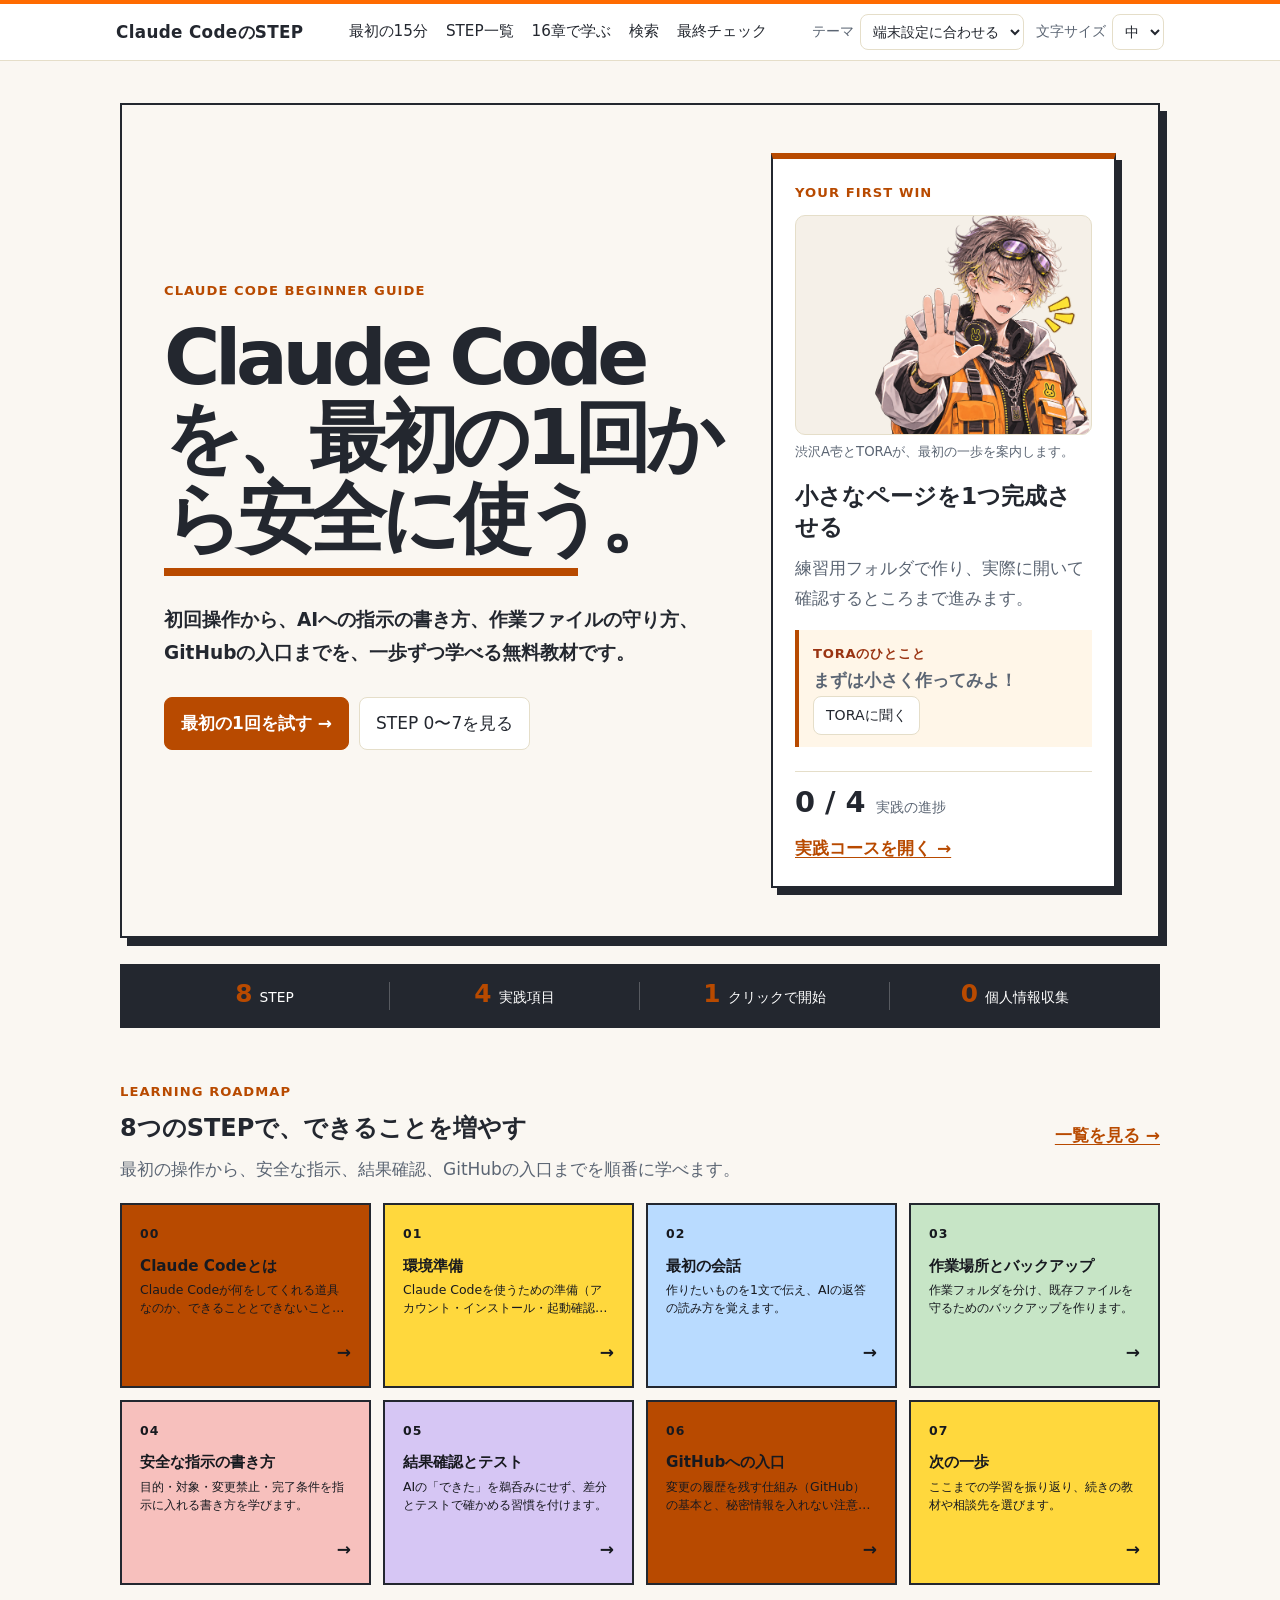
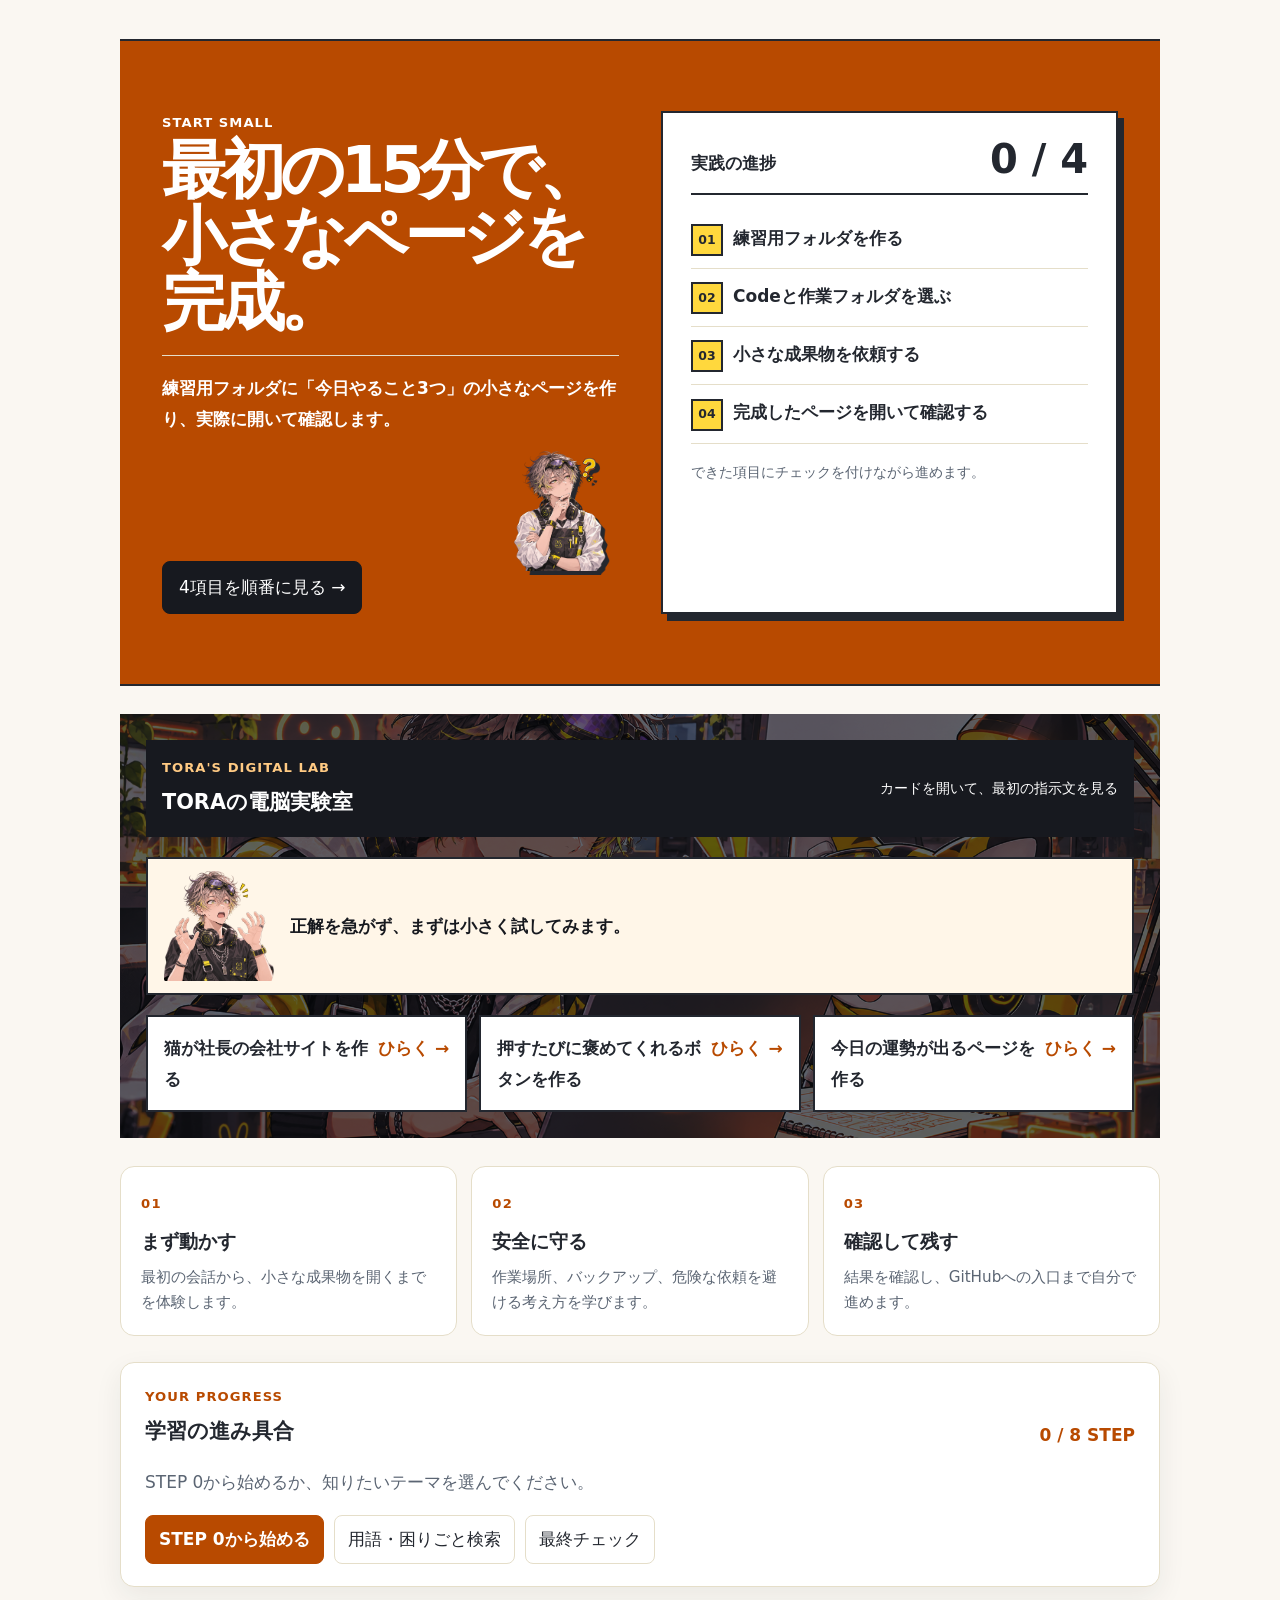
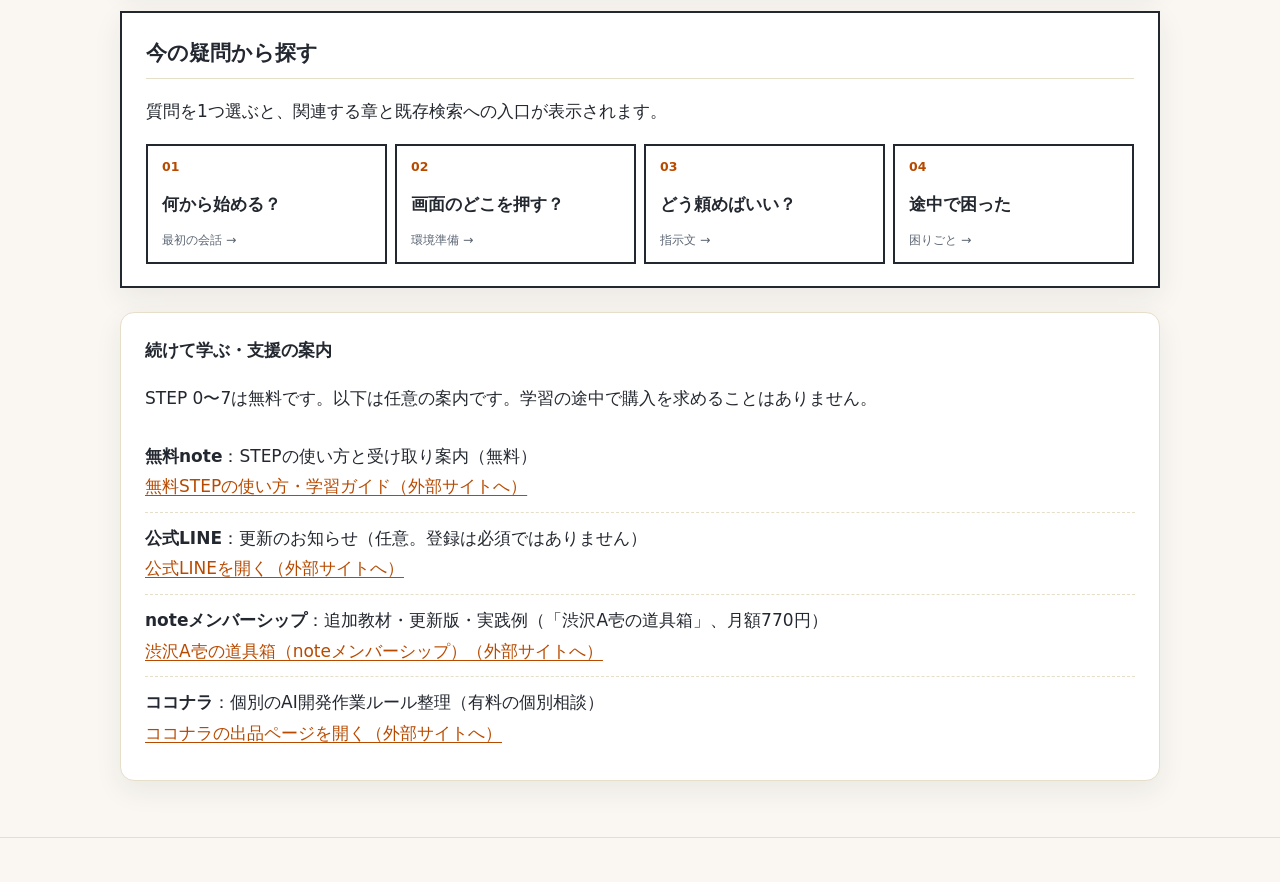
<file: index.html>
<!doctype html>
<html lang="ja">
<head>
  <meta charset="utf-8">
  <meta name="viewport" content="width=device-width, initial-scale=1">
  <title>Claude CodeのSTEP</title>
  <meta name="description" content="Claude Codeの初回操作から、AIへの指示の書き方、作業ファイルの守り方、GitHubの入口までを学べる無料教材です。">
  <link rel="icon" href="data:image/svg+xml,%3Csvg xmlns='http://www.w3.org/2000/svg' viewBox='0 0 16 16'%3E%3Crect width='16' height='16' rx='3' fill='%23c2410c'/%3E%3C/svg%3E">
  <link rel="stylesheet" href="assets/style.css">
  <script>
    /* テーマ：保存済みの選択を描画前に適用する（auto＝端末設定に合わせる。保存不可でも動く） */
    (function () {
      var key = "claude-code-step:theme:v1";
      var fontKey = "claude-code-step:font-size:v1";
      var mode = "auto";
      var fontSize = "medium";
      try { var s = window.localStorage.getItem(key); if (s === "light" || s === "dark") mode = s; } catch (e) {}
      try { var f = window.localStorage.getItem(fontKey); if (f === "small" || f === "large") fontSize = f; } catch (e) {}
      if (mode !== "auto") document.documentElement.setAttribute("data-theme", mode);
      document.documentElement.setAttribute("data-font-size", fontSize);
      document.addEventListener("DOMContentLoaded", function () {
        var sel = document.getElementById("theme-select");
        var fontSel = document.getElementById("font-size-select");
        if (sel) {
          sel.value = mode;
          sel.addEventListener("change", function () {
          var v = sel.value;
          if (v === "light" || v === "dark") {
            document.documentElement.setAttribute("data-theme", v);
          } else {
            document.documentElement.removeAttribute("data-theme");
          }
          try { window.localStorage.setItem(key, v); } catch (e) {}
          });
        }
        if (fontSel) {
          fontSel.value = fontSize;
          fontSel.addEventListener("change", function () {
            var v = fontSel.value === "small" || fontSel.value === "large" ? fontSel.value : "medium";
            document.documentElement.setAttribute("data-font-size", v);
            try { window.localStorage.setItem(fontKey, v); } catch (e) {}
          });
        }
      });
    })();
  </script>
</head>
<body>
  <a class="skip" href="#app" data-skip="main">本文へ移動</a>
  <header class="site-header">
    <div class="wrap header-inner">
      <a class="brand" href="#/" data-nav="home">Claude CodeのSTEP</a>
      <nav class="main-nav" aria-label="主要メニュー">
        <a href="#/start" data-nav="start">最初の15分</a>
        <a href="#/steps" data-nav="steps">STEP一覧</a>
        <a href="#/chapters" data-nav="chapters">16章で学ぶ</a>
        <a href="#/search" data-nav="search">検索</a>
        <a href="#/final" data-nav="final">最終チェック</a>
      </nav>
      <div class="display-controls" aria-label="表示設定">
        <label class="theme-switch">テーマ
          <select id="theme-select">
            <option value="auto">端末設定に合わせる</option>
            <option value="light">ライト</option>
            <option value="dark">ダーク</option>
          </select>
        </label>
        <label class="theme-switch">文字サイズ
          <select id="font-size-select">
            <option value="small">小</option>
            <option value="medium">中</option>
            <option value="large">大</option>
          </select>
        </label>
      </div>
    </div>
  </header>

  <div class="wrap">
    <p id="store-notice" class="store-notice" hidden>この環境では進捗を保存できません。教材の閲覧と操作はそのまま行えます。</p>
    <p id="status" class="sr-status" role="status" aria-live="polite"></p>
    <main id="app" tabindex="-1">
      <p class="loading">読み込み中…</p>
    </main>
  </div>

  <footer class="site-footer">
    <div class="wrap">
    </div>
  </footer>

  <script src="assets/app.js" defer></script>
</body>
</html>
</file>
<file: assets/style.css>
/* Claude CodeのSTEP｜スタイル（PC・スマホ対応、派手な演出なし）
 * デザイン方針（2026-11-09 最終調整）
 *  - でじたるあそびの基調（温かいクリーム背景・チャコール文字・グレージュの罫線）を土台にする
 *  - アクセントはでじたるあそびのオレンジを、文字と白地で4.5:1以上になるよう濃くした色（#B84A00）で使う
 *  - 渋沢A壱のライムグリーンは装飾（ヘッダーの細い帯）だけに使い、文字や操作部には使わない
 *  - 注意・補足の箱は地色を淡くし、左の罫線を細くして主張を抑える
 *  - 色は :root のトークンだけで定義し、部品のCSSはトークンを参照する
 */

:root {
  /* 色トークン（ライト） */
  --bg: #faf7f2;          /* でじたるあそびのクリーム背景 */
  --fg: #23272f;          /* 本文：チャコール（でじたるあそびの本文色） */
  --muted: #5b6573;       /* 補足文：本文より一段薄い */
  --line: #e5dec9;        /* 罫線：グレージュ */
  --card: #ffffff;        /* カード・面 */
  --accent: #b84a00;      /* 操作・リンク：オレンジを白地で読める濃さに調整 */
  --accent-fg: #ffffff;
  --done: #2e7d4f;        /* 完了の表示 */
  --note-bg: #f3ece1;     /* 注意・補足の地色（でじたるあそびのbg-subtle） */
  --note-line: #d9a441;   /* 注意・補足の左罫線（細く使う） */
  --focus: #d45400;       /* キーボードの焦点 */
  --brand: #ff6b00;       /* 装飾のみ（ヘッダーの帯） */
  --lime: #b8f500;        /* 装飾のみ（渋沢A壱の衣装色） */
  --radius: 8px;
  color-scheme: light;
}

@media (prefers-color-scheme: dark) {
  :root:not([data-theme="light"]) {
    --bg: #17181d;
    --fg: #edebe6;
    --muted: #a9afba;
    --line: #34343d;
    --card: #22232b;
    --accent: #ff9a4d;
    --accent-fg: #17181d;
    --done: #6fcf97;
    --note-bg: #2a2418;
    --note-line: #c98a2e;
    --focus: #ff9a4d;
    color-scheme: dark;
  }
}

:root[data-theme="dark"] {
  --bg: #17181d;
  --fg: #edebe6;
  --muted: #a9afba;
  --line: #34343d;
  --card: #22232b;
  --accent: #ff9a4d;
  --accent-fg: #17181d;
  --done: #6fcf97;
  --note-bg: #2a2418;
  --note-line: #c98a2e;
  --focus: #ff9a4d;
  color-scheme: dark;
}

* { box-sizing: border-box; }

html, body { margin: 0; padding: 0; }

body {
  background: var(--bg);
  color: var(--fg);
  font-family: "Yu Gothic UI", "Hiragino Sans", "Meiryo", system-ui, sans-serif;
  font-size: 17px;
  line-height: 1.8;
  overflow-wrap: anywhere;
}
html[data-font-size="small"] body { font-size: 16px; }
html[data-font-size="large"] body { font-size: 19px; }

.wrap {
  max-width: 760px;
  margin: 0 auto;
  padding: 0 16px;
}

a { color: var(--accent); text-underline-offset: 3px; }
a:focus-visible, button:focus-visible, input:focus-visible, summary:focus-visible {
  outline: 3px solid var(--focus);
  outline-offset: 2px;
}

.skip {
  position: absolute;
  left: -9999px;
}
.skip:focus { left: 16px; top: 8px; background: var(--card); color: var(--fg); padding: 6px 10px; z-index: 10; }

.sr-status {
  position: absolute;
  width: 1px; height: 1px; overflow: hidden;
  clip: rect(0 0 0 0);
  white-space: nowrap;
}

/* ヘッダー：上端の細い帯だけブランド色で示す */
.site-header {
  border-top: 4px solid var(--brand);
  border-bottom: 1px solid var(--line);
  background: var(--card);
  position: sticky;
  top: 0;
  z-index: 5;
}
.header-inner {
  display: flex;
  flex-wrap: wrap;
  gap: 8px 16px;
  align-items: center;
  justify-content: space-between;
  padding-top: 10px;
  padding-bottom: 10px;
}
.brand {
  font-weight: 800;
  text-decoration: none;
  color: var(--fg);
  font-size: 1.05rem;
  letter-spacing: 0.02em;
}
.main-nav {
  display: flex;
  flex-wrap: wrap;
  gap: 4px 14px;
  font-size: 0.95rem;
}
.main-nav a { text-decoration: none; padding: 4px 2px; color: var(--fg); }
.main-nav a[aria-current="page"] { font-weight: 800; border-bottom: 3px solid var(--brand); }

/* 表示切り替え（ヘッダー上部。ラベル付きの小さな選択欄） */
.theme-switch {
  display: inline-flex;
  align-items: center;
  gap: 6px;
  font-size: 0.9rem;
  color: var(--muted);
}
.theme-switch select {
  min-height: 36px;
  padding: 4px 8px;
  font: inherit;
  color: var(--fg);
  background: var(--card);
  border: 1px solid var(--line);
  border-radius: var(--radius);
}
.display-controls { display: flex; flex-wrap: wrap; gap: 8px 12px; align-items: center; }

main { padding: 20px 0 32px; }
main:focus { outline: none; }

/* 見出し：大きさの差で階層を示す（h1 > h2 > h3） */
h1 {
  font-size: 1.75rem;
  line-height: 1.35;
  font-weight: 800;
  letter-spacing: 0.01em;
  margin: 0.5em 0 0.45em;
  text-wrap: balance;
}
h1:focus { outline: none; }
h2 {
  font-size: 1.3rem;
  font-weight: 700;
  margin: 1.9em 0 0.6em;
  padding-bottom: 0.3em;
  border-bottom: 1px solid var(--line);
}
h3 { font-size: 1.08rem; font-weight: 700; margin: 1.3em 0 0.4em; }
.lead { color: var(--muted); }
.meta { color: var(--muted); font-size: 0.9rem; margin-top: 24px; }
.crumb { color: var(--muted); font-size: 0.9rem; margin: 0; }
.loading { color: var(--muted); }

.facts li { margin-bottom: 4px; }
.progress-line { font-weight: 700; }
.eyebrow {
  margin: 0 0 4px;
  color: var(--accent);
  font-size: 0.82rem;
  font-weight: 800;
  letter-spacing: 0.08em;
}

.store-notice {
  margin: 12px 0 0;
  padding: 10px 12px;
  background: var(--note-bg);
  border-left: 3px solid var(--note-line);
  border-radius: var(--radius);
  font-size: 0.95rem;
}

/* ボタン・行 */
.row { display: flex; flex-wrap: wrap; gap: 10px; margin: 12px 0; }
.btn {
  display: inline-block;
  min-height: 44px;
  padding: 10px 16px;
  border: 1px solid var(--line);
  border-radius: var(--radius);
  background: var(--card);
  color: var(--fg);
  font: inherit;
  text-decoration: none;
  cursor: pointer;
  text-align: center;
}
.btn:hover { border-color: var(--accent); }
.btn.primary {
  background: var(--accent);
  color: var(--accent-fg);
  border-color: var(--accent);
  font-weight: 700;
}
.btn.primary:hover { filter: brightness(1.08); }
.quickstart-card {
  border-top: 5px solid var(--accent);
  padding-top: 14px;
}
.quickstart-card h2 { margin-top: 0.25em; }
.question-entry {
  background: var(--note-bg);
}
.question-entry h2 { margin-top: 0; }
.question-chips {
  display: flex;
  flex-wrap: wrap;
  gap: 8px;
}
.question-chip {
  display: grid;
  grid-template-columns: auto 1fr auto;
  gap: 8px;
  align-items: center;
  min-height: 64px;
  flex: 1 1 210px;
  padding: 10px 14px;
  border: 1px solid var(--line);
  border-radius: 12px;
  background: var(--card);
  color: var(--fg);
  font: inherit;
  cursor: pointer;
  text-align: left;
}
.question-chip:hover { border-color: var(--accent); color: var(--accent); }
.question-number { color: var(--accent); font-size: 0.78rem; font-weight: 800; }
.question-label { font-weight: 800; }
.question-query { color: var(--muted); font-size: 0.78rem; white-space: nowrap; }

.quickstart-progress {
  margin: 16px 0;
  padding: 12px 14px;
  border-left: 4px solid var(--accent);
  background: var(--note-bg);
  font-weight: 800;
}
.quickstart-visual {
  margin: 24px 0 30px;
  padding: 16px;
  background: var(--note-bg);
  border: 1px solid var(--line);
  border-radius: var(--radius);
}
.quickstart-visual img {
  display: block;
  width: min(100%, 1120px);
  height: auto;
  margin: 0 auto;
  border-radius: 10px;
}
.quickstart-visual figcaption {
  margin: 12px 0 0;
  color: var(--muted);
  font-size: 0.92rem;
  text-align: center;
}
.quickstart-item {
  margin: 22px 0;
  padding: 18px;
  background: var(--card);
  border: 1px solid var(--line);
  border-radius: var(--radius);
}
.quickstart-item-head {
  display: flex;
  gap: 14px;
  align-items: flex-start;
}
.quickstart-item-head h2 { margin: 0; border: 0; padding: 0; }
.quickstart-item-head .meta { margin: 4px 0 0; }
.quickstart-number {
  display: inline-grid;
  place-items: center;
  width: 42px;
  height: 42px;
  flex: 0 0 42px;
  border-radius: 50%;
  background: var(--accent);
  color: var(--accent-fg);
  font-weight: 800;
}
.quickstart-item .body { margin-top: 10px; }
.quickstart-item .card {
  margin: 16px 0 0;
  background: var(--note-bg);
  color: var(--fg);
}
.quickstart-item .card h3 { margin-top: 0; }
.quickstart-arrow {
  margin: 0;
  color: var(--accent);
  font-weight: 800;
  text-align: center;
}
.quickstart-finish {
  border: 2px solid var(--accent);
}
.quickstart-finish h2 { margin-top: 0; }

/* カード：面の区別だけに使う。影はつけない */
.card {
  margin: 20px 0;
  padding: 16px 18px;
  background: var(--card);
  border: 1px solid var(--line);
  border-radius: var(--radius);
}
.card h3 { margin-top: 0; }

/* STEP画像：横幅に収め、幅が狭い画面でも見切れないようにする */
.step-figure { margin: 16px 0 20px; }
.step-image {
  display: block;
  width: 100%;
  height: auto;
  aspect-ratio: 16 / 9;
  object-fit: contain;
  border: 1px solid var(--line);
  border-radius: var(--radius);
  background: var(--card);
}
.body p, .body li { margin: 0.4em 0; }
.body ul, .body ol { padding-left: 1.4em; }
.try-steps li { margin-bottom: 6px; }

/* 注意・補足：地色と細い罫線で、本文より控えめに示す */
.note {
  margin: 12px 0;
  padding: 8px 12px;
  background: var(--note-bg);
  border-left: 2px solid var(--note-line);
  border-radius: var(--radius);
  font-size: 0.95rem;
  color: var(--muted);
}
.next-text { font-weight: 700; margin-top: 20px; }

pre.prompt {
  margin: 8px 0 0;
  padding: 12px;
  background: var(--card);
  border: 1px solid var(--line);
  border-radius: var(--radius);
  white-space: pre-wrap;
  word-break: break-word;
  font-family: "Consolas", "Meiryo", monospace;
  font-size: 0.95rem;
  line-height: 1.6;
}

/* チェックリスト */
.checklist { list-style: none; padding: 0; margin: 0; }
.checklist li { display: flex; gap: 10px; align-items: flex-start; padding: 10px 0; border-bottom: 1px dashed var(--line); }
.checklist input[type="checkbox"] {
  width: 22px; height: 22px; min-width: 22px; margin-top: 4px; accent-color: var(--accent);
}
.checklist label { cursor: pointer; }

.checklist-summary { padding-left: 1.2em; }

/* STEP一覧：番号は小さな丸札で示す */
.step-list { list-style: none; padding: 0; margin: 0; counter-reset: none; }
.step-list li { margin: 6px 0; }
.step-link {
  display: grid;
  grid-template-columns: auto 1fr auto;
  gap: 12px;
  align-items: center;
  padding: 10px 2px;
  text-decoration: none;
  color: var(--fg);
}
.step-link:hover .step-title { text-decoration: underline; text-underline-offset: 3px; }
.step-no {
  display: inline-block;
  min-width: 2.6em;
  padding: 2px 8px;
  border-radius: 999px;
  background: var(--note-bg);
  border: 1px solid var(--line);
  font-size: 0.88rem;
  font-weight: 700;
  text-align: center;
  white-space: nowrap;
}
.step-title { font-weight: 700; }
.step-badge { font-size: 0.85rem; color: var(--muted); white-space: nowrap; }
.step-link.is-done .step-badge { color: var(--done); font-weight: 700; }

/* 前後移動 */
.pager {
  display: grid;
  grid-template-columns: 1fr 1fr;
  gap: 10px;
  margin-top: 24px;
}
.pager .btn { white-space: normal; }
@media (max-width: 520px) {
  .pager { grid-template-columns: 1fr; }
}

/* 検索 */
.search-form { display: flex; flex-wrap: wrap; gap: 8px; margin: 12px 0 4px; }
.search-input {
  flex: 1 1 220px;
  min-height: 44px;
  padding: 8px 12px;
  font: inherit;
  color: var(--fg);
  background: var(--card);
  border: 1px solid var(--line);
  border-radius: var(--radius);
}
.glossary dt { font-weight: 700; margin-top: 12px; }
.glossary dd { margin: 2px 0 0 0; color: var(--fg); }
.glossary .related { color: var(--muted); font-size: 0.92rem; }

.guide-list { list-style: none; padding: 0; margin: 0; }
.guide-list li { padding: 10px 0; border-bottom: 1px dashed var(--line); }
.guide-list li:last-child { border-bottom: none; }
.coming {
  display: inline-block;
  margin-top: 4px;
  padding: 2px 10px;
  border: 1px dashed var(--line);
  border-radius: 999px;
  color: var(--muted);
  font-size: 0.9rem;
}

/* フッター */
.site-footer {
  border-top: 1px solid var(--line);
  padding: 16px 0 28px;
  color: var(--muted);
  font-size: 0.88rem;
}
.site-footer p { margin: 4px 0; }

/* 狭い画面（スマホ・約375px〜480px） */
@media (max-width: 480px) {
  body { font-size: 16px; line-height: 1.75; }
  h1 { font-size: 1.45rem; }
  h2 { font-size: 1.2rem; }
  .step-link { grid-template-columns: auto 1fr; }
  .step-badge { grid-column: 2; justify-self: start; }
  .card { padding: 14px; }
  .quickstart-item { padding: 14px; }
  .quickstart-visual { margin: 18px 0 24px; padding: 8px; }
  .quickstart-visual figcaption { font-size: 0.84rem; text-align: left; }
  .quickstart-item-head { gap: 10px; }
  .quickstart-item-head h2 { font-size: 1.1rem; }
  .quickstart-number { width: 36px; height: 36px; flex-basis: 36px; }
  .question-chip { width: 100%; flex-basis: 100%; }
  .question-query { font-size: 0.74rem; }
}

@media (prefers-reduced-motion: reduce) {
  * { transition: none !important; animation: none !important; }
}

/* 2026-11-09 visual gap pass: hierarchy first, existing STEP brand retained */
:root {
  --accent-soft: #fff1e8;
  --surface-soft: #f5f0e8;
  --text-on-soft: #23272f;
  --link-on-soft: #9a3412;
  --shadow-soft: 0 10px 28px rgba(35, 39, 47, 0.07);
  --radius-lg: 18px;
}

.wrap { max-width: 1080px; }
.home-page, .quickstart-page, .search-page { max-width: 1040px; margin: 0 auto; }
.lesson-page { max-width: 1080px; margin: 0 auto; }
.site-header .wrap { max-width: 1080px; }
.site-footer .wrap { max-width: 1080px; }

.home-hero {
  display: grid;
  grid-template-columns: minmax(0, 1.25fr) minmax(280px, 0.75fr);
  gap: 32px;
  align-items: stretch;
  margin: 22px 0 26px;
  padding: 48px 42px;
  background: radial-gradient(circle at 88% 18%, var(--accent-soft), transparent 34%), linear-gradient(135deg, var(--note-bg), var(--card) 68%);
  border: 1px solid var(--line);
  border-radius: var(--radius-lg);
  box-shadow: var(--shadow-soft);
}
.hero-copy { align-self: center; }
.hero-copy h1 { max-width: 720px; margin: 0.2em 0 0.35em; font-size: clamp(2.2rem, 5vw, 3.35rem); line-height: 1.2; letter-spacing: -0.03em; }
.hero-copy .lead { max-width: 680px; margin: 0; font-size: 1.16rem; }
.hero-actions { margin-top: 28px; }
.hero-actions .btn { min-width: 170px; }
.hero-panel { align-self: center; padding: 22px; background: var(--card); border: 1px solid var(--line); border-top: 5px solid var(--accent); border-radius: 14px; box-shadow: var(--shadow-soft); }
.hero-visual { margin: 10px 0 18px; }
.hero-visual img { display: block; width: 100%; height: 150px; aspect-ratio: 16 / 9; object-fit: cover; border: 1px solid var(--line); border-radius: 10px; }
.hero-visual figcaption { margin-top: 7px; color: var(--muted); font-size: 0.83rem; line-height: 1.5; }
.hero-panel h2 { margin: 0.25em 0 0.45em; padding: 0; border: 0; font-size: 1.45rem; line-height: 1.35; }
.hero-panel p:not(.eyebrow):not(.hero-stat) { margin: 0; color: var(--muted); }
.hero-stat { display: flex; gap: 10px; align-items: baseline; margin: 24px 0 12px; padding-top: 16px; border-top: 1px solid var(--line); }
.hero-stat strong { font-size: 1.8rem; line-height: 1; }
.hero-stat span { color: var(--muted); font-size: 0.9rem; }
.text-link { font-weight: 800; }

.home-facts { display: grid; grid-template-columns: repeat(3, 1fr); gap: 14px; margin: 0 0 26px; }
.home-stats { display: grid; grid-template-columns: repeat(4, 1fr); margin: 0 0 26px; padding: 16px 20px; background: var(--fg); color: var(--card); border-radius: 14px; box-shadow: var(--shadow-soft); }
.home-stats > div { display: flex; align-items: baseline; justify-content: center; gap: 7px; padding: 0 12px; border-right: 1px solid color-mix(in srgb, var(--card) 24%, transparent); }
.home-stats > div:last-child { border-right: 0; }
.home-stats strong { color: var(--accent); font-size: 1.55rem; line-height: 1; }
.home-stats span { font-size: 0.86rem; }
.home-roadmap { margin: 0 0 28px; padding: 26px; background: var(--card); border: 1px solid var(--line); border-radius: 16px; box-shadow: var(--shadow-soft); }
.roadmap-heading { align-items: center; }
.roadmap-heading h2 { font-size: 1.5rem; }
.section-lead { margin: 4px 0 18px; color: var(--muted); }
.home-roadmap-grid { display: grid; grid-template-columns: repeat(4, minmax(0, 1fr)); gap: 10px; }
.roadmap-item { display: grid; grid-template-columns: auto 1fr auto; gap: 10px; align-items: start; min-height: 92px; padding: 14px 12px; color: var(--fg); text-decoration: none; background: var(--bg); border: 1px solid var(--line); border-radius: 12px; }
.roadmap-item:hover { border-color: var(--accent); background: var(--accent-soft); }
.roadmap-item.is-done { border-color: var(--done); }
.roadmap-no { color: var(--accent); font-size: 0.78rem; font-weight: 800; letter-spacing: 0.08em; }
.roadmap-copy { display: grid; gap: 5px; min-width: 0; }
.roadmap-copy strong { font-size: 0.95rem; line-height: 1.35; }
.roadmap-copy small { display: -webkit-box; overflow: hidden; color: var(--muted); font-size: 0.78rem; line-height: 1.45; -webkit-box-orient: vertical; -webkit-line-clamp: 2; }
.roadmap-arrow { align-self: end; color: var(--accent); font-weight: 800; }
.home-fact { min-height: 170px; padding: 20px; background: var(--card); border: 1px solid var(--line); border-radius: 14px; }
.fact-number { color: var(--accent); font-size: 0.82rem; font-weight: 800; letter-spacing: 0.1em; }
.home-fact h2 { margin: 7px 0 6px; padding: 0; border: 0; font-size: 1.2rem; }
.home-fact p { margin: 0; color: var(--muted); font-size: 0.95rem; line-height: 1.65; }
.home-progress { margin: 0 0 26px; padding: 24px; box-shadow: var(--shadow-soft); }
.section-heading { display: flex; align-items: end; justify-content: space-between; gap: 16px; }
.section-heading h2 { margin: 0.1em 0 0; padding: 0; border: 0; }
.section-heading > strong { color: var(--accent); white-space: nowrap; }
.home-progress > p { color: var(--muted); }
.compact-actions { margin-bottom: 0; }
.compact-actions .btn { min-height: 42px; padding: 8px 13px; }

.card { margin: 24px 0; padding: 22px 24px; border-radius: 14px; box-shadow: var(--shadow-soft); }
.quickstart-card { border-top-width: 6px; }
.quickstart-card h2 { font-size: 1.5rem; }
.quickstart-page > h1 { margin-top: 0.35em; font-size: 2.5rem; }
.quickstart-page > .lead { max-width: 760px; font-size: 1.12rem; }
.quickstart-item { padding: 24px; border-radius: 14px; box-shadow: var(--shadow-soft); }
.quickstart-item .prompt-card { box-shadow: none; }

.lesson-layout { display: grid; grid-template-columns: 220px minmax(0, 900px); gap: 38px; align-items: start; }
.step-rail { position: sticky; top: 92px; padding: 20px 16px; background: var(--card); border: 1px solid var(--line); border-top: 5px solid var(--accent); border-radius: 14px; box-shadow: var(--shadow-soft); }
.step-rail summary { list-style: none; cursor: pointer; }
.step-rail summary::-webkit-details-marker { display: none; }
.step-rail summary::after { content: "＋"; float: right; color: var(--accent); font-weight: 800; }
.step-rail[open] summary::after { content: "−"; }
.rail-title { display: block; margin: 0.25em 0 0; font-size: 1.15rem; font-weight: 800; }
.rail-progress { display: block; margin: 4px 0 14px; color: var(--accent); font-size: 0.88rem; font-weight: 800; }
.step-rail-list { list-style: none; padding: 0; margin: 0; }
.step-rail-list li { border-top: 1px solid var(--line); }
.step-rail-list a { display: block; padding: 9px 4px; color: var(--muted); font-size: 0.88rem; line-height: 1.45; text-decoration: none; }
.step-rail-list a:hover, .step-rail-list li.is-current a { color: var(--fg); font-weight: 800; }
.step-rail-list li.is-current { border-left: 4px solid var(--accent); background: var(--accent-soft); }
.step-rail-list li.is-current a { padding-left: 8px; }
.lesson-header { margin: 12px 0 28px; padding: 20px 0 22px; border-bottom: 1px solid var(--line); }
.lesson-header h1 { margin-bottom: 0.25em; font-size: 2.5rem; }
.lesson-header .lead { max-width: 760px; font-size: 1.1rem; }
.lesson-content > .step-figure, .lesson-content > .body, .lesson-content > .prompt-card, .lesson-content > .check-card, .lesson-content > .card, .lesson-content > .next-text, .lesson-content > .pager, .lesson-content > .meta { max-width: 900px; margin-left: auto; margin-right: auto; }
.lesson-content > .body { padding: 4px 2px; }
.lesson-content > .body > p:first-of-type { margin-top: 0.6em; padding: 16px 18px; background: var(--surface-soft); border-left: 4px solid var(--accent); border-radius: 10px; }
.lesson-content > .body h2 { margin-top: 1.8em; }
.lesson-content > .body h3 { margin: 2em 0 0.6em; padding: 8px 0 8px 14px; border-left: 4px solid var(--accent); background: var(--accent-soft); font-size: 1.08rem; }
.lesson-content > .body h3:first-child { margin-top: 0.5em; }
.lesson-content > .body .try-steps { list-style: none; padding-left: 0; counter-reset: lesson-step; }
.lesson-content > .body .try-steps li { counter-increment: lesson-step; position: relative; min-height: 38px; margin: 12px 0; padding: 5px 0 5px 46px; }
.lesson-content > .body .try-steps li::before { content: counter(lesson-step); position: absolute; left: 0; top: 0; display: grid; place-items: center; width: 30px; height: 30px; border-radius: 50%; background: var(--accent); color: var(--accent-fg); font-weight: 800; }
.prompt-card { background: var(--surface-soft); color: var(--text-on-soft); }
.prompt-card pre.prompt { color: var(--fg); }
.prompt-card h3, .check-card h3 { margin-bottom: 10px; }
.check-card { border-left: 5px solid var(--done); }
.pager { margin-top: 32px; }

.search-page > h1 { margin-top: 0.35em; font-size: 2.5rem; }
.search-form { margin: 22px 0 12px; padding: 18px; background: var(--card); border: 1px solid var(--line); border-radius: 14px; box-shadow: var(--shadow-soft); }
.search-page > h2 { margin-top: 28px; }

/* 検索結果カード：STEP・用語・困りごとを、既存のカード・影・ラベルで同じ階層にする */
.search-results { display: grid; grid-template-columns: repeat(auto-fill, minmax(260px, 1fr)); gap: 14px; }
.search-result { margin: 0; padding: 18px 20px; border-radius: 14px; box-shadow: var(--shadow-soft); display: flex; flex-direction: column; gap: 6px; min-width: 0; }
.search-result .eyebrow { margin: 0; }
.search-result h3 { margin: 0; font-size: 1.1rem; line-height: 1.5; overflow-wrap: anywhere; }
.search-result h3 a { color: inherit; }
.search-result .result-body { margin: 0; }
.search-result .result-related { margin: auto 0 0; padding-top: 6px; font-size: 0.92rem; overflow-wrap: anywhere; }
.search-result .result-related .related { color: var(--muted); }

/* TORA統合：既存のSTEP UIに、画像と小さな実験導線だけを追加 */
.hero-visual img[src*="characters"] { height: 220px; object-fit: contain; background: var(--surface-soft); }
.tora-guide { margin: 16px 0 10px; padding: 12px 14px; background: var(--accent-soft); border-left: 4px solid var(--accent); }
.tora-guide strong { display: block; color: var(--accent); font-size: .82rem; letter-spacing: .06em; }
.tora-guide p { margin: 3px 0 8px; font-weight: 700; }
.tora-guide .btn { min-height: 36px; padding: 6px 12px; font-size: .88rem; }
.quickstart-guide { display: flex; align-items: center; gap: 14px; margin: 18px 0 24px; padding: 12px 16px; background: var(--accent-soft); border: 1px solid var(--line); border-radius: 12px; }
.quickstart-guide img { width: 86px; height: 86px; object-fit: contain; flex: 0 0 86px; }
.quickstart-guide p { margin: 0; font-weight: 700; }
.quickstart-achievement { display: flex; align-items: center; gap: 18px; border: 2px solid var(--accent); background: var(--accent-soft); }
.quickstart-achievement[hidden] { display: none; }
.quickstart-achievement img { width: 104px; height: 104px; object-fit: contain; flex: 0 0 104px; }
.quickstart-achievement h2 { margin: 0 0 4px; padding: 0; border: 0; font-size: 1.25rem; }
.quickstart-achievement p { margin: 0; color: var(--muted); }
.home-lab { margin: 0 0 28px; padding: 26px; color: var(--card); background: var(--fg); border-radius: 16px; box-shadow: var(--shadow-soft); }
.home-lab .section-heading { align-items: center; }
.home-lab h2 { margin: .1em 0 0; padding: 0; border: 0; color: var(--card); }
.home-lab .eyebrow { color: var(--accent); }
.lab-caption { color: var(--muted); font-size: .88rem; }
.home-lab-visual { display: flex; align-items: center; gap: 16px; margin: 20px 0; padding: 12px 16px; color: var(--fg); background: var(--accent-soft); border: 1px solid var(--line); border-radius: 12px; }
.home-lab-visual img { width: 110px; height: 110px; object-fit: contain; flex: 0 0 110px; }
.home-lab-visual p { margin: 0; font-weight: 800; }
.home-lab-grid { display: grid; grid-template-columns: repeat(3, minmax(0, 1fr)); gap: 12px; }
.home-lab-card { color: var(--fg); background: var(--card); border: 1px solid var(--line); border-radius: 12px; overflow: hidden; }
.home-lab-card summary { display: flex; justify-content: space-between; gap: 10px; padding: 16px; cursor: pointer; list-style: none; font-weight: 800; }
.home-lab-card summary::-webkit-details-marker { display: none; }
.home-lab-card summary span { color: var(--accent); white-space: nowrap; }
.home-lab-card > p, .home-lab-card > code { display: block; margin: 0; padding: 0 16px 14px; }
.home-lab-card > code { padding-top: 12px; color: var(--text-on-soft); background: var(--surface-soft); font-family: inherit; font-size: .86rem; white-space: pre-wrap; }

@media (max-width: 700px) {
  .home-hero { grid-template-columns: 1fr; gap: 24px; padding: 30px 22px; }
  .home-facts { grid-template-columns: 1fr; }
  .home-roadmap-grid { grid-template-columns: repeat(2, minmax(0, 1fr)); }
  .home-stats { grid-template-columns: repeat(2, 1fr); gap: 12px 0; padding: 14px 8px; }
  .home-stats > div:nth-child(2) { border-right: 0; }
  .home-stats > div:nth-child(-n+2) { padding-bottom: 8px; }
  .home-stats > div:nth-child(n+3) { padding-top: 8px; }
  .home-fact { min-height: auto; }
  .hero-copy h1 { font-size: 2.2rem; }
  .section-heading { align-items: flex-start; flex-direction: column; gap: 4px; }
  .lesson-layout { grid-template-columns: 1fr; gap: 18px; }
  .step-rail { position: static; padding: 16px; }
  .step-rail:not([open]) { padding-bottom: 12px; }
  .step-rail-list { display: grid; grid-template-columns: repeat(2, minmax(0, 1fr)); gap: 0 10px; }
  .home-lab-grid { grid-template-columns: 1fr; }
}

@media (max-width: 480px) {
  .wrap { padding: 0 14px; }
  .home-hero { margin-top: 12px; padding: 24px 18px; border-radius: 14px; }
  .hero-copy h1 { font-size: 1.95rem; }
  .hero-copy .lead { font-size: 1rem; }
  .hero-actions .btn { width: 100%; }
  .hero-panel { padding: 20px; }
  .hero-visual { margin-bottom: 14px; }
  .hero-visual img { height: 150px; }
  .home-progress { padding: 18px; }
  .home-roadmap { padding: 18px; }
  .roadmap-heading { align-items: flex-start; }
  .roadmap-heading h2 { font-size: 1.25rem; }
  .home-roadmap-grid { grid-template-columns: 1fr; }
  .compact-actions .btn { width: 100%; }
  .quickstart-page > h1, .lesson-header h1, .search-page > h1 { font-size: 1.9rem; }
  .quickstart-item { padding: 16px; }
  .card { padding: 16px; }
  .search-form .search-input, .search-form .btn { width: 100%; }
  .header-inner { align-items: flex-start; }
  .brand { flex: 1 0 100%; }
  .main-nav { width: 100%; justify-content: space-between; gap: 2px; font-size: 0.82rem; }
  .display-controls { width: 100%; justify-content: flex-start; gap: 6px 10px; }
  .theme-switch { font-size: 0.8rem; }
  .theme-switch select { min-height: 34px; max-width: 165px; }
  .hero-visual img[src*="characters"] { height: 180px; }
  .home-lab { padding: 18px; }
  .home-lab .section-heading { gap: 8px; }
  .lab-caption { font-size: .8rem; }
  .home-lab-visual { align-items: flex-start; padding: 10px; }
  .home-lab-visual img { width: 90px; height: 90px; flex-basis: 90px; }
  .quickstart-guide { align-items: flex-start; padding: 10px 12px; }
  .quickstart-guide img { width: 68px; height: 68px; flex-basis: 68px; }
  .quickstart-achievement { align-items: flex-start; gap: 10px; padding: 12px; }
  .quickstart-achievement img { width: 72px; height: 72px; flex-basis: 72px; }
  .quickstart-achievement h2 { font-size: 1.05rem; }
}

/* 独立モックとの未反映差分を本体ホームへ最小統合 */
.home-hero { border: 2px solid var(--fg); border-radius: 0; box-shadow: 7px 8px 0 var(--fg); background: var(--bg); }
.hero-copy h1 { font-size: clamp(3rem, 6vw, 5.6rem); line-height: 1.05; letter-spacing: -.07em; font-weight: 900; }
.hero-copy h1::after { content: ""; display: block; width: 72%; height: 8px; margin-top: 8px; background: var(--accent); }
.hero-copy .lead { color: var(--fg); font-weight: 700; }
.hero-panel { border: 2px solid var(--fg); border-top: 6px solid var(--accent); border-radius: 0; box-shadow: 6px 7px 0 var(--fg); }
.home-stats { border-radius: 0; box-shadow: none; border-block: 2px solid var(--fg); }
.home-roadmap { border: 0; border-radius: 0; box-shadow: none; background: transparent; padding-inline: 0; }
.home-roadmap-grid { gap: 12px; }
.roadmap-item { min-height: 160px; padding: 18px; border: 2px solid var(--fg); border-radius: 0; display: flex; flex-direction: column; }
.roadmap-item:nth-child(1), .roadmap-item:nth-child(7) { background: var(--accent); color: #fff; }
.roadmap-item:nth-child(2), .roadmap-item:nth-child(8) { background: #ffd83d; color: var(--fg); }
.roadmap-item:nth-child(3) { background: #b9dbff; color: var(--fg); }
.roadmap-item:nth-child(4) { background: #c7e5c6; color: var(--fg); }
.roadmap-item:nth-child(5) { background: #f7c0bd; color: var(--fg); }
.roadmap-item:nth-child(6) { background: #d6c6f4; color: var(--fg); }
.roadmap-item .roadmap-copy { margin-top: auto; }
.roadmap-item .roadmap-arrow { margin-top: 10px; }
.home-start-preview { display: grid; grid-template-columns: 1fr 1fr; gap: 42px; margin: 0 0 28px; padding: 70px 42px; color: #fff; background: var(--accent); border-block: 2px solid var(--fg); }
.home-start-copy .eyebrow { color: #fff; }
.home-start-copy h2 { margin: 0; white-space: pre-line; font-size: clamp(2.5rem, 5vw, 5rem); line-height: 1.03; letter-spacing: -.08em; color: #fff; }
.home-start-copy > p { font-weight: 700; }
.home-start-copy > img { display: block; width: 120px; height: 120px; object-fit: contain; margin: 10px 0 -10px auto; filter: drop-shadow(4px 4px 0 var(--fg)); }
.btn.dark { background: var(--fg); color: #fff; border-color: var(--fg); }
.home-start-check { padding: 26px 28px; background: var(--card); color: var(--fg); border: 2px solid var(--fg); box-shadow: 6px 7px 0 var(--fg); }
.home-start-count { display: flex; align-items: end; justify-content: space-between; padding-bottom: 14px; border-bottom: 2px solid var(--fg); font-weight: 800; }
.home-start-count strong { font-size: 2.5rem; line-height: 1; }
.home-start-check ol { list-style: none; padding: 0; margin: 16px 0; counter-reset: home-step; }
.home-start-check li { counter-increment: home-step; padding: 12px 0; border-bottom: 1px solid var(--line); font-weight: 800; }
.home-start-check li::before { content: counter(home-step, decimal-leading-zero); display: inline-grid; place-items: center; width: 28px; height: 28px; margin-right: 10px; background: #ffd83d; border: 2px solid var(--fg); font-size: .78rem; }
.home-start-check > p { color: var(--muted); font-size: .86rem; }
.home-start-achievement { display: flex; align-items: center; gap: 10px; padding: 10px; background: #ffd83d; border: 2px solid var(--fg); font-weight: 800; }
.home-start-achievement[hidden] { display: none; }
.home-start-achievement img { width: 58px; height: 58px; object-fit: contain; }
.home-lab { border-radius: 0; box-shadow: none; background: var(--fg) url("images/characters/step-character-04-error.png") center/cover; background-blend-mode: soft-light; }
.home-lab-visual { border-radius: 0; border: 2px solid var(--fg); }
.home-lab-card { border: 2px solid var(--fg); border-radius: 0; }
.question-entry { border-radius: 0; border: 2px solid var(--fg); }
.question-chip { border: 2px solid var(--fg); border-radius: 0; min-height: 120px; grid-template-columns: 1fr; align-content: space-between; }
@media (max-width: 700px) {
  .home-start-preview { grid-template-columns: 1fr; gap: 28px; padding: 46px 18px; }
}
@media (max-width: 480px) {
  .home-start-copy h2 { font-size: 2.8rem; }
  .home-start-copy > img { width: 92px; height: 92px; }
  .home-start-check { padding: 18px; }
}

/* 3ページ統一：開始・一覧・完了をトップと同じ視覚階層へ揃える */
.quickstart-page, .steps-page, .final-page { max-width: 1040px; margin: 0 auto; }
.page-hero { margin: 22px 0 26px; padding: 38px 42px; background: linear-gradient(135deg, var(--note-bg), var(--card) 72%); border: 2px solid var(--fg); box-shadow: 7px 8px 0 var(--fg); }
.page-hero h1 { margin: .15em 0 .3em; font-size: clamp(2.4rem, 5vw, 4.6rem); line-height: 1.05; letter-spacing: -.06em; }
.page-hero .lead { max-width: 760px; margin: 0; font-weight: 700; }
.page-hero .crumb { margin: 0; color: var(--accent); font-weight: 800; letter-spacing: .06em; }
.quickstart-hero .quickstart-progress { display: inline-flex; margin-top: 22px; padding: 10px 14px; color: var(--card); background: var(--fg); border-left: 6px solid var(--accent); font-weight: 800; }
.quickstart-hero .note { margin-bottom: 0; }
.quickstart-page > .quickstart-visual { margin-top: 30px; border: 2px solid var(--fg); box-shadow: 6px 7px 0 var(--fg); background: var(--card); }
.quickstart-page > .quickstart-guide { border: 2px solid var(--fg); border-left: 6px solid var(--accent); border-radius: 0; box-shadow: var(--shadow-soft); }
.quickstart-item { border: 2px solid var(--fg); border-top: 7px solid var(--accent); border-radius: 0; box-shadow: 6px 7px 0 var(--fg); background: var(--card); }
.quickstart-item-head { border-bottom: 1px solid var(--line); padding-bottom: 16px; }
.quickstart-number { background: var(--accent); color: var(--accent-fg); }
.quickstart-arrow { color: var(--accent); font-weight: 900; letter-spacing: .08em; }
.quickstart-item:nth-of-type(4n+1) { border-top-color: var(--accent); }
.quickstart-item:nth-of-type(4n+2) { border-top-color: #ffd83d; }
.quickstart-item:nth-of-type(4n+3) { border-top-color: #b9dbff; }
.quickstart-item:nth-of-type(4n+4) { border-top-color: #c7e5c6; }
.steps-overview { display: flex; align-items: center; justify-content: space-between; gap: 18px; margin: 0 0 30px; padding: 22px 28px; color: var(--card); background: var(--fg); border: 2px solid var(--fg); }
.steps-overview > div { display: flex; align-items: baseline; gap: 10px; }
.steps-overview strong { color: #ffd83d; font-size: 2.7rem; line-height: 1; }
.steps-overview .eyebrow { color: var(--accent); }
.steps-grid-section { padding: 30px 0; }
.steps-grid-section .section-heading { align-items: end; margin-bottom: 20px; }
.steps-grid-section h2 { font-size: 2rem; }
.steps-grid-section .section-lead { margin: 0; }
.steps-page .step-list { display: grid; grid-template-columns: repeat(2, minmax(0, 1fr)); gap: 14px; }
.steps-page .step-list li { margin: 0; }
.steps-page .step-link { min-height: 150px; padding: 20px; grid-template-columns: auto 1fr auto; align-items: end; border: 2px solid var(--fg); border-radius: 0; box-shadow: 5px 6px 0 var(--fg); background: var(--card); }
.steps-page .step-link:hover { transform: translate(-2px, -2px); background: var(--accent-soft); }
.steps-page .step-no { align-self: start; border: 0; border-radius: 0; background: transparent; color: var(--fg); font-size: .8rem; }
.steps-page .step-title { font-size: 1.2rem; line-height: 1.35; }
.steps-page .step-badge { color: var(--fg); font-weight: 800; }
.steps-page .step-list li:nth-child(8n+1) .step-link, .steps-page .step-list li:nth-child(8n+7) .step-link { background: var(--accent); color: #fff; }
.steps-page .step-list li:nth-child(8n+2) .step-link, .steps-page .step-list li:nth-child(8n+8) .step-link { background: #ffd83d; }
.steps-page .step-list li:nth-child(8n+3) .step-link { background: #b9dbff; }
.steps-page .step-list li:nth-child(8n+4) .step-link { background: #c7e5c6; }
.steps-page .step-list li:nth-child(8n+5) .step-link { background: #f7c0bd; }
.steps-page .step-list li:nth-child(8n+6) .step-link { background: #d6c6f4; }
.final-hero { background: var(--accent); color: #fff; }
.final-hero .eyebrow { color: #ffd83d; }
.final-progress { display: flex; align-items: baseline; gap: 12px; margin: 0 0 26px; padding: 20px 28px; border-block: 2px solid var(--fg); background: var(--fg); color: var(--card); }
.final-progress .eyebrow { color: var(--accent); }
.final-progress strong { color: #ffd83d; font-size: 2.6rem; line-height: 1; }
.final-list { border: 2px solid var(--fg); border-radius: 0; box-shadow: 6px 7px 0 var(--fg); }
.final-list h2 { margin-top: 0; padding-bottom: 12px; border-bottom: 2px solid var(--fg); }
.final-list .checklist-summary { margin: 0; padding-left: 0; list-style: none; }
.final-list .checklist-summary li { display: flex; justify-content: space-between; gap: 12px; padding: 13px 0; border-bottom: 1px solid var(--line); }
.final-list .checklist-summary li:last-child { border-bottom: 0; }
.final-list .checklist-summary span { color: var(--muted); font-weight: 800; }
.final-page > .card { border-radius: 0; border: 2px solid var(--fg); box-shadow: 5px 6px 0 var(--fg); }
.final-page > p:not(.meta) { margin: 24px 0; padding: 18px 22px; background: var(--note-bg); border-left: 5px solid var(--accent); font-weight: 700; }

@media (max-width: 700px) {
  .page-hero { padding: 30px 22px; }
  .steps-overview { align-items: flex-start; flex-direction: column; padding: 18px 20px; }
  .steps-grid-section .section-heading { align-items: flex-start; }
  .steps-page .step-list { grid-template-columns: 1fr; }
}

@media (max-width: 480px) {
  .page-hero { margin-top: 12px; padding: 24px 18px; }
  .page-hero h1 { font-size: 2.15rem; }
  .quickstart-hero .quickstart-progress { width: 100%; box-sizing: border-box; }
  .steps-grid-section { padding: 20px 0; }
  .steps-grid-section h2 { font-size: 1.45rem; }
  .steps-page .step-link { min-height: 112px; padding: 16px; }
  .steps-page .step-title { font-size: 1.08rem; }
  .final-progress { align-items: flex-start; flex-wrap: wrap; padding: 18px 20px; }
  .final-list .checklist-summary li { align-items: flex-start; flex-direction: column; gap: 3px; }
}

/* STEP詳細統一：一覧カードの色分けを教材画面にも引き継ぐ */
.lesson-page {
  --step-accent: var(--accent);
  --step-soft: var(--accent-soft);
  max-width: 1160px;
  margin: 0 auto;
}
.lesson-page.step-accent-1,
.lesson-page.step-accent-7 { --step-accent: #ffd83d; --step-soft: #fff7cf; }
.lesson-page.step-accent-2 { --step-accent: #b9dbff; --step-soft: #eaf4ff; }
.lesson-page.step-accent-3 { --step-accent: #c7e5c6; --step-soft: #eef8ed; }
.lesson-page.step-accent-4 { --step-accent: #f7c0bd; --step-soft: #fff0ef; }
.lesson-page.step-accent-5 { --step-accent: #d6c6f4; --step-soft: #f4efff; }
.lesson-page .lesson-layout { grid-template-columns: 250px minmax(0, 1fr); gap: 34px; }
.lesson-page .step-rail { border: 2px solid var(--fg); border-top: 8px solid var(--step-accent); border-radius: 0; box-shadow: 6px 7px 0 var(--fg); }
.lesson-page .step-rail-list li.is-current { border-left-color: var(--step-accent); background: var(--step-soft); }
.lesson-page .step-rail-list a:hover { background: var(--step-soft); }
.lesson-page .lesson-header {
  margin: 0 0 26px;
  padding: 28px 30px 30px;
  color: var(--card);
  background: var(--fg);
  border: 2px solid var(--fg);
  border-bottom: 10px solid var(--step-accent);
  box-shadow: 6px 7px 0 var(--fg);
}
.lesson-page .lesson-header .crumb { color: var(--step-accent); font-weight: 900; letter-spacing: .08em; }
.lesson-page .lesson-header h1 { margin: .35em 0 .2em; font-size: clamp(2.1rem, 4vw, 3.8rem); line-height: 1.08; letter-spacing: -.05em; }
.lesson-page .lesson-header .lead { color: var(--card); font-size: 1.08rem; font-weight: 700; }
.lesson-page .lesson-content > .step-figure { margin-top: 0; padding: 10px; background: var(--card); border: 2px solid var(--fg); box-shadow: 5px 6px 0 var(--fg); }
.lesson-page .lesson-content > .step-figure img { display: block; width: 100%; height: auto; }
.lesson-page .lesson-content > .body { padding: 4px 0; font-size: 1.04rem; line-height: 1.9; }
.lesson-page .lesson-content > .body > p:first-of-type { background: var(--step-soft); border-left-color: var(--step-accent); }
.lesson-page .lesson-content > .body h3 { background: var(--step-soft); border-left-color: var(--step-accent); }
.lesson-page .lesson-content > .body .try-steps li::before { background: var(--step-accent); color: var(--fg); }
.lesson-page .prompt-card,
.lesson-page .check-card,
.lesson-page .lesson-content > .card { border: 2px solid var(--fg); border-radius: 0; box-shadow: 5px 6px 0 var(--fg); }
.lesson-page .prompt-card { border-top: 8px solid var(--step-accent); background: var(--card); color: var(--fg); }
.lesson-page .prompt { max-height: none; overflow-wrap: anywhere; white-space: pre-wrap; }
.lesson-page .check-card { border-left: 8px solid var(--step-accent); }
.lesson-page .checklist label { overflow-wrap: anywhere; }
.lesson-page .pager { margin-top: 36px; padding-top: 22px; border-top: 2px solid var(--fg); }
.lesson-page .pager .btn { min-height: 48px; border-radius: 0; border-width: 2px; }
.lesson-page .pager .btn.primary { background: var(--step-accent); color: var(--fg); border-color: var(--fg); }

@media (max-width: 700px) {
  .lesson-page .lesson-layout { grid-template-columns: 1fr; gap: 20px; }
  .lesson-page .step-rail { position: static; }
  .lesson-page .lesson-header { margin-top: 0; padding: 24px 20px 25px; }
  .lesson-page .lesson-content > .body { font-size: 1rem; line-height: 1.82; }
}

@media (max-width: 480px) {
  .lesson-page .lesson-header h1 { font-size: 2.05rem; }
  .lesson-page .lesson-header .lead { font-size: 1rem; }
  .lesson-page .lesson-content > .step-figure { padding: 6px; }
  .lesson-page .prompt { font-size: .86rem; }
  .lesson-page .pager { grid-template-columns: 1fr; gap: 10px; }
  .lesson-page .pager .btn { width: 100%; }
}

/* Approved extension: share typography, controls and palette with the legacy STEP. */
/* Fixed pale surfaces have their own foreground; never inherit theme-white ink. */
.quickstart-guide, .quickstart-achievement,
.lesson-content > .body > p:first-of-type,
.lesson-content > .body h3,
.step-rail-list li.is-current, .step-rail-list a:hover {
  color: var(--text-on-soft);
}
.quickstart-guide a, .quickstart-achievement a,
.prompt-card > a, .lesson-content > .body h3 a,
.step-rail-list li.is-current a { color: var(--link-on-soft); }
.lesson-page .lesson-content > .body .try-steps li::before,
.lesson-page .pager .btn.primary { color: var(--text-on-soft); }
/* Fixed illustration/card surfaces keep readable ink in every display theme. */
.steps-page .step-link, .roadmap-item { color: #17191f !important; }
.steps-page .step-link .step-title, .steps-page .step-link .step-no,
.steps-page .step-link .step-badge, .steps-page .step-link small,
.roadmap-item .roadmap-copy small, .roadmap-item .roadmap-no,
.roadmap-item .roadmap-arrow { color: #17191f; }
.home-lab .section-heading { background: #17191f; color: #fff; padding: 16px; }
.home-lab .section-heading h2, .home-lab .lab-caption { color: #fff; }
.home-lab .eyebrow { color: #ffca83; }
.home-lab-visual, .tora-guide { background: #fff6e8; color: #17191f; }
.tora-guide strong { color: #9a3412; }
.home-start-preview .btn.dark { background: #17191f; color: #fff; border-color: #17191f; }
.final-progress { background: #17191f; color: #fff; }
.final-progress .eyebrow { color: #ffca83; }
.steps-overview { background: #17191f; color: #fff; }
.steps-overview .eyebrow { color: #ffca83; }
.final-page .progress-line { background: #fff6e8; color: #17191f; padding: 12px; }
@media (max-width: 700px) {
  .header-inner { flex-wrap: wrap; gap: 12px; }
  .main-nav { display: flex; flex-wrap: wrap; justify-content: flex-start; gap: 6px 10px; width: 100%; }
  .main-nav a { display: inline-flex; align-items: center; min-height: 44px; padding: 6px 8px; }
  .display-controls { display: flex; flex-wrap: wrap; gap: 12px; width: 100%; }
  .theme-switch { display: flex; flex-direction: column; align-items: stretch; gap: 4px; flex: 1 1 140px; min-width: 0; }
  .theme-switch select { width: 100%; max-width: 100%; min-height: 44px; }
  .home-lab .section-heading { flex-wrap: wrap; }
  .home-lab-visual { flex-wrap: wrap; }
  .steps-page .step-link, .roadmap-item { overflow-wrap: anywhere; min-width: 0; }
}
.extension-page, .extension-items, .extension-grid, .extension-links, .extension-menu { min-width: 0; }
.extension-hero { background: #242424; color: #fff; padding: clamp(1.3rem, 4vw, 3rem); border-top: 6px solid #ea580c; margin-bottom: 1.5rem; }
.extension-hero h1 { color: #fff; }
.extension-hero .eyebrow { color: #fdba74; }
.extension-hero .lead { color: #fff; }
.extension-menu, .extension-links { display: flex; flex-wrap: wrap; gap: .8rem; margin: 1rem 0; }
.extension-menu { border-bottom: 2px solid #ea580c; padding: 0 0 1rem; }
.extension-menu a { padding: .4rem .1rem; }
.extension-grid { display: grid; grid-template-columns: repeat(auto-fit, minmax(min(100%, 280px), 1fr)); gap: 1rem; margin: 1.5rem 0; }
.extension-items { display: grid; gap: 1.2rem; }
.extension-page section { margin-block: 1.4rem; scroll-margin-top: 1rem; }
.extension-page .card, .extension-items .card, .extension-grid .card { min-width: 0; overflow-wrap: anywhere; }
.extension-page .prompt-card { margin-block: .8rem; }
.extension-page .prompt, .extension-items .prompt { white-space: pre-wrap; overflow-wrap: anywhere; max-width: 100%; }
.extension-page .pager { flex-wrap: wrap; }
.extension-toc summary { font-weight: 700; cursor: pointer; padding: .5rem; }
.extension-toc a, .extension-links a { overflow-wrap: anywhere; }
.extension-checklist li { min-width: 0; }
.extension-checklist label { overflow-wrap: anywhere; }
.reading-state { font-weight: 700; border-left: 4px solid #ea580c; padding-left: .7rem; }
.bookmark-feedback { min-height: 1.5em; margin: .5rem 0; }
.bookmark-button[aria-pressed="true"], .extension-links button[aria-pressed="true"] { border: 2px solid #c2410c; font-weight: 700; }
.line-qr { display: block; background: white; max-width: 100%; width: 230px; height: auto; }
.line-page ol { padding-left: 1.5rem; }
.line-page li { margin-bottom: .8rem; }
.extension-tora { width: 160px; height: auto; max-width: 100%; }
@media (max-width: 700px) {
  .extension-hero { padding: 1.2rem; }
  .extension-grid { grid-template-columns: 1fr; }
  .extension-page h1 { font-size: 1.65em; overflow-wrap: anywhere; }
  .extension-links .btn, .extension-page .btn { white-space: normal; max-width: 100%; }
}
</file>
